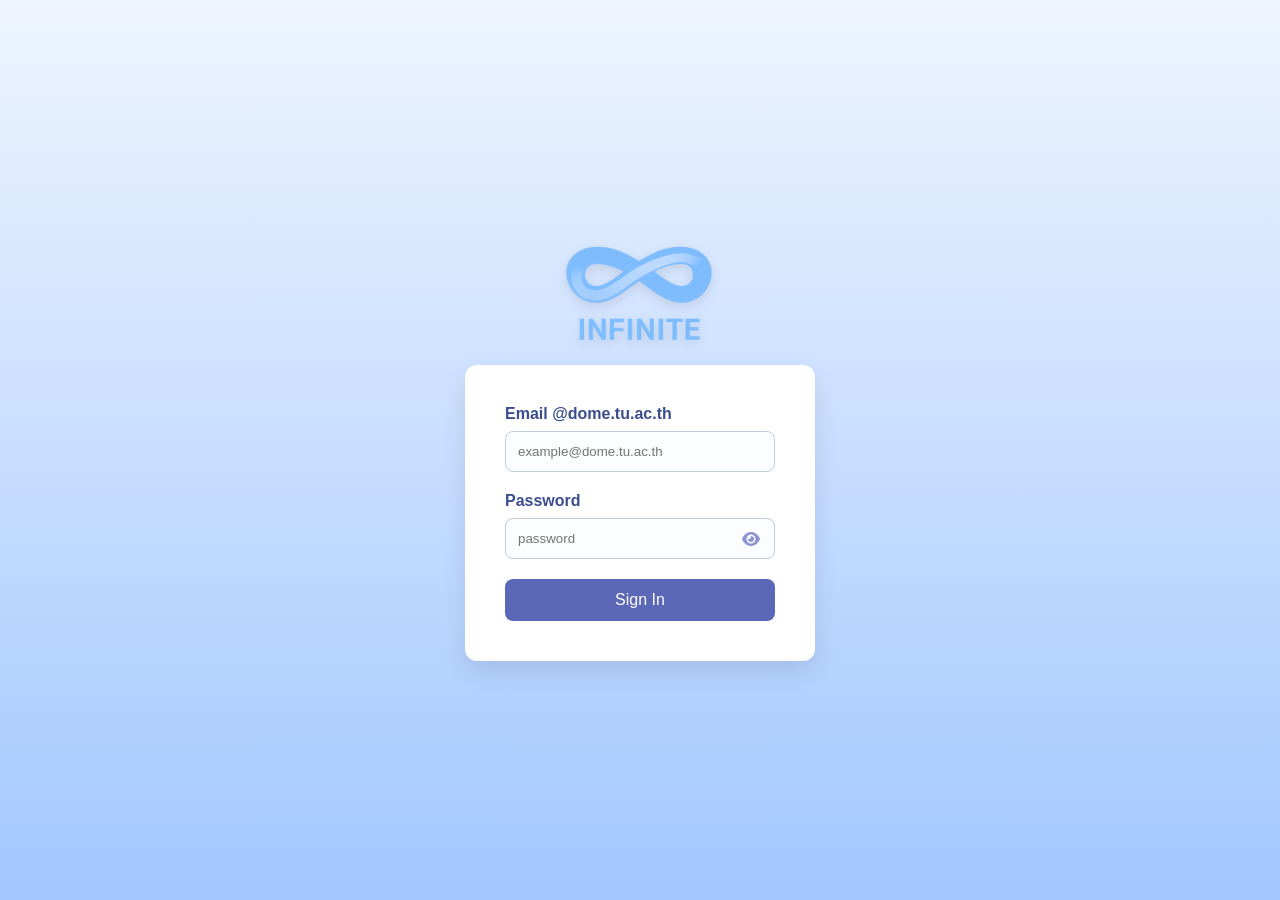
<file: front/index.html>
<!DOCTYPE html>
<html lang="en">

<head>
    <meta charset="UTF-8">
    <meta name="viewport" content="width=device-width, initial-scale=1.0">
    <title>Main</title>
    <link rel="stylesheet" href="style.css">
    <link rel="stylesheet" href="https://cdnjs.cloudflare.com/ajax/libs/font-awesome/6.4.0/css/all.min.css">
</head>

<body>
    <!--=========================Sidebar=====================-->
    <div class="wrapper">
        <aside class="sidebar">
            <div class="sidebar-top">
                <div class="login-container">
                        <img src="pics/InfiniteLoopWhite.png" alt="Logo" class="corner-image">
                </div>
                <nav class="menu">
                    <a href="noti.html" class="menu-item">
                        <i class="fa-solid fa-bell"></i> Notification
                    </a>
                    <a href="index.html" class="menu-item active">
                        <i class="fa-solid fa-house"></i> Home
                    </a>
                </nav>

                <div class="sidebar-bottom">
                    <a href="setting.html" class="menu-item">
                        <i class="fa-solid fa-gear"></i> Setting
                    </a>
                    <a href="#" class="menu-item" onclick="handleLogout()">
                        <i class="fa-solid fa-right-from-bracket"></i> Log out
                    </a>
                </div>
</div>
        </aside>
        <!--===================Calendar========================-->
        <main class="main-content">
            <div class="container">

                <div class="calendar-header">MARCH, 2026</div>

                <div class="calendar-grid" id="calendarGrid">
                    <div class="day-label">SUN</div>
                    <div class="day-label">MON</div>
                    <div class="day-label">TUE</div>
                    <div class="day-label">WED</div>
                    <div class="day-label">THU</div>
                    <div class="day-label">FRI</div>
                    <div class="day-label">SAT</div>
                </div>
                <!--===================Task assignment=====================-->
                <div class="task-section">
                    <h3>Task to do</h3>
                    <div class="task-card">
                        <div class="task-info">
                            <span class="circle"></span> CS222 Algorithm
                        </div>
                        <div class="task-meta">
                            <span>27/03/2026</span>
                            <div class="task-actions">
                                <span class="icon delete-btn" onclick="deleteTask(1)">
                                    <i class="fa-regular fa-trash-can"></i>
                                </span>
                            </div>
                        </div>
                    </div>
                    <div class="task-card">
                        <div class="task-info">
                            <span class="circle"></span> CS271 OS
                        </div>
                        <div class="task-meta">
                            <span>28/03/2026</span>
                            <div class="task-actions">
                                <span class="icon delete-btn" onclick="deleteTask(1)">
                                    <i class="fa-regular fa-trash-can"></i>
                                </span>
                            </div>
                        </div>
                    </div>
                    <button class="completed-btn" id="toggleCompleted">Completed 1 ▲</button>
                    <div id="completedTasksContainer" style="display: none; margin-top: 10px;">
                    </div>
                </div>
            </div>
            <button class="fab">+</button> <!--Add task-->
            <footer class="bottom-bar">Powered by Infinite Loop</footer>
        </main>
    </div>
    <!--================Add task Assignment=====================-->
    <div id="taskModal" class="modal">
    <div class="modal-content">
        <span class="close-btn">&times;</span>
        <h2 id="modalTitle">Add New Task</h2>
        <form id="taskForm">
            <div class="input-group">
                <label>Task Name</label>
                <input type="text" id="taskName" placeholder="e.g. CS222 Algorithm" required>
            </div>
            <div class="input-group">
                <label>Date</label>
                <input type="date" id="taskDate" required>
            </div>
            <div class="input-group">
                <label>Detail</label>
                <textarea id="taskDetail" rows="4" placeholder="Enter task details..."></textarea>
            </div>
            <button type="submit" class="save-btn">Save Task</button>
        </form>
    </div>
</div>
</body>
<script src="script.js"></script>

</html>
</file>
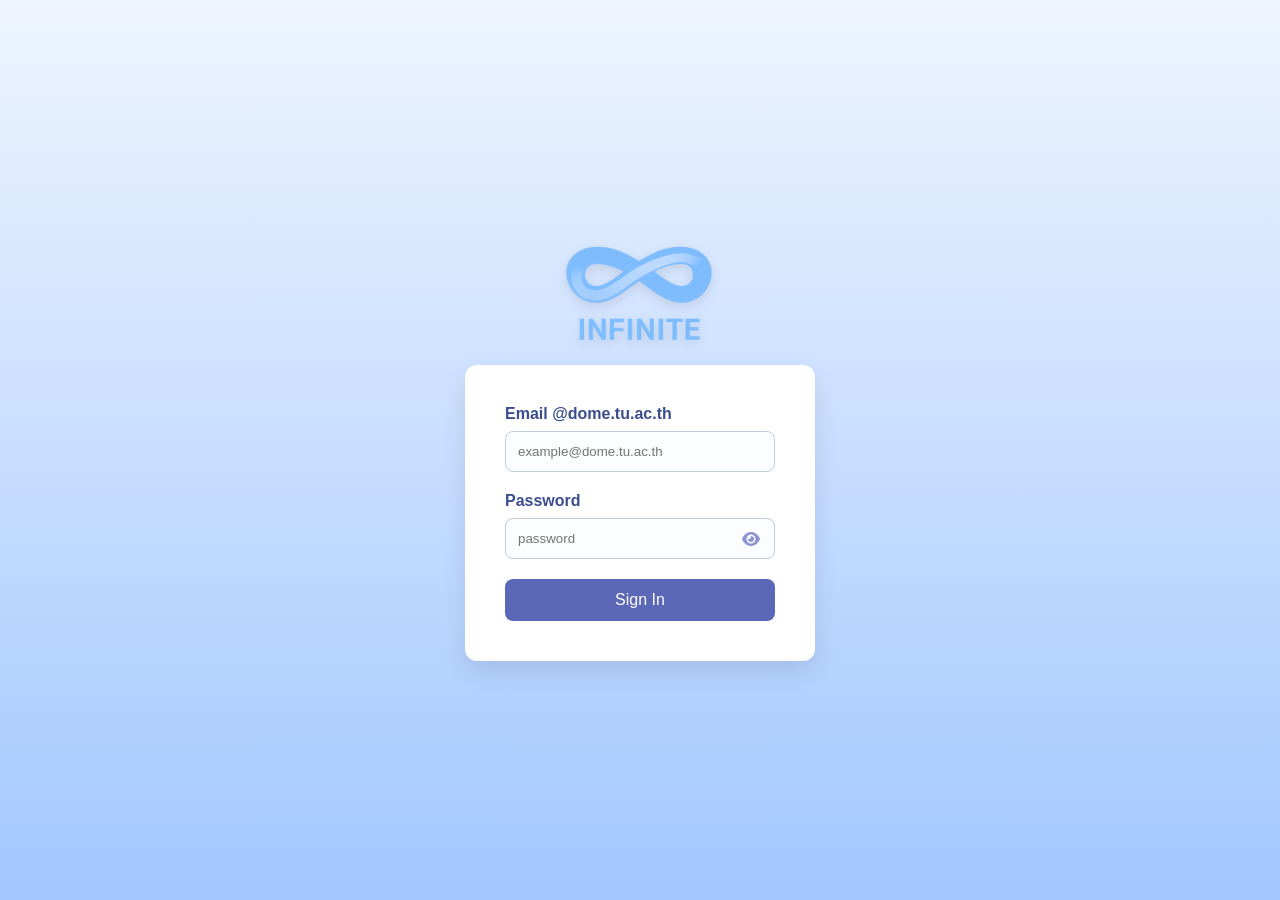
<file: main.html>
<!DOCTYPE html>
<html lang="en">

<head>
    <meta charset="UTF-8">
    <meta name="viewport" content="width=device-width, initial-scale=1.0">
    <title>Main</title>
    <link rel="stylesheet" href="style.css">
    <link rel="stylesheet" href="https://cdnjs.cloudflare.com/ajax/libs/font-awesome/6.4.0/css/all.min.css">
</head>

<body>
    <!--=========================Sidebar=====================-->
    <div class="wrapper">
        <aside class="sidebar">
            <div class="sidebar-top">
                <div class="login-container">
                        <img src="pics/InfiniteLoopWhite.png" alt="Logo" class="corner-image">
                </div>
                <nav class="menu">
                    <a href="noti.html" class="menu-item">
                        <i class="fa-solid fa-bell"></i> Notification
                    </a>
                    <a href="main.html" class="menu-item active">
                        <i class="fa-solid fa-house"></i> Home
                    </a>
                </nav>

                <div class="sidebar-bottom">
                    <a href="setting.html" class="menu-item">
                        <i class="fa-solid fa-gear"></i> Setting
                    </a>
                    <a href="#" class="menu-item" onclick="handleLogout()">
                        <i class="fa-solid fa-right-from-bracket"></i> Log out
                    </a>
                </div>
</div>
        </aside>
        <!--===================Calendar========================-->
        <main class="main-content">
            <div class="container">

                <div class="calendar-header">MARCH, 2026</div>

                <div class="calendar-grid" id="calendarGrid">
                    <div class="day-label">SUN</div>
                    <div class="day-label">MON</div>
                    <div class="day-label">TUE</div>
                    <div class="day-label">WED</div>
                    <div class="day-label">THU</div>
                    <div class="day-label">FRI</div>
                    <div class="day-label">SAT</div>
                </div>
                <!--===================Task assignment=====================-->
                <div class="task-section">
                    <h3>Task to do</h3>
                    <div class="task-card">
                        <div class="task-info">
                            <span class="circle"></span> CS222 Algorithm
                        </div>
                        <div class="task-meta">
                            <span>27/03/2026</span>
                            <div class="task-actions">
                                <span class="icon delete-btn" onclick="deleteTask(1)">
                                    <i class="fa-regular fa-trash-can"></i>
                                </span>
                            </div>
                        </div>
                    </div>
                    <div class="task-card">
                        <div class="task-info">
                            <span class="circle"></span> CS271 OS
                        </div>
                        <div class="task-meta">
                            <span>28/03/2026</span>
                            <div class="task-actions">
                                <span class="icon delete-btn" onclick="deleteTask(1)">
                                    <i class="fa-regular fa-trash-can"></i>
                                </span>
                            </div>
                        </div>
                    </div>
                    <button class="completed-btn" id="toggleCompleted">Completed 1 ▲</button>
                    <div id="completedTasksContainer" style="display: none; margin-top: 10px;">
                    </div>
                </div>
            </div>
            <button class="fab">+</button> <!--Add task-->
            <footer class="bottom-bar">Powered by Infinite Loop</footer>
        </main>
    </div>
    <!--================Add task Assignment=====================-->
    <div id="taskModal" class="modal">
    <div class="modal-content">
        <span class="close-btn">&times;</span>
        <h2 id="modalTitle">Add New Task</h2>
        <form id="taskForm">
            <div class="input-group">
                <label>Task Name</label>
                <input type="text" id="taskName" placeholder="e.g. CS222 Algorithm" required>
            </div>
            <div class="input-group">
                <label>Date</label>
                <input type="date" id="taskDate" required>
            </div>
            <div class="input-group">
                <label>Detail</label>
                <textarea id="taskDetail" rows="4" placeholder="Enter task details..."></textarea>
            </div>
            <button type="submit" class="save-btn">Save Task</button>
        </form>
    </div>
</div>
</body>
<script src="script.js"></script>

</html>
</file>
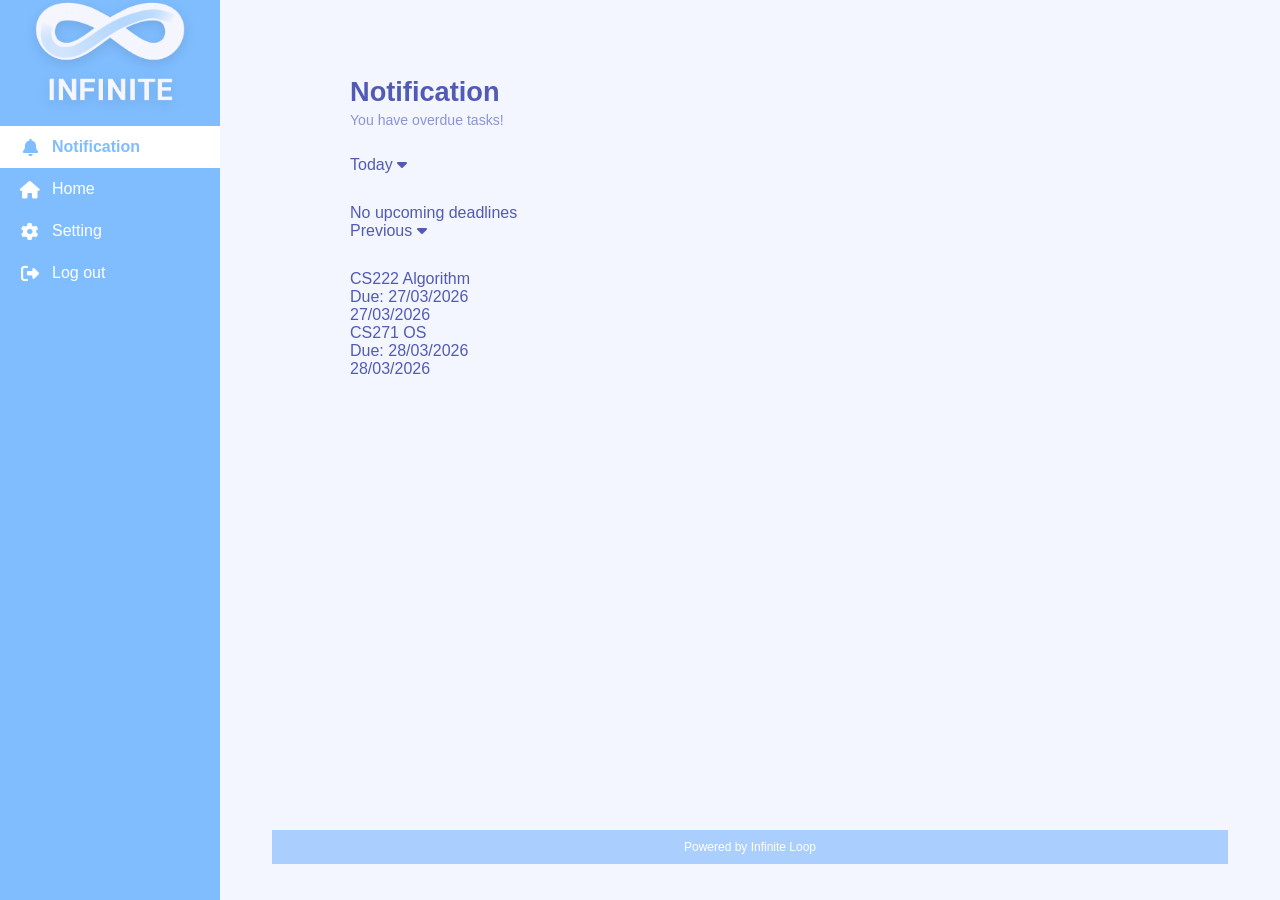
<file: noti.html>
<!DOCTYPE html>
<html lang="en">
<head>
    <meta charset="UTF-8">
    <meta name="viewport" content="width=device-width, initial-scale=1.0">
    <title>Notification</title>
    <link rel="stylesheet" href="style.css">
    <link rel="stylesheet" href="https://cdnjs.cloudflare.com/ajax/libs/font-awesome/6.4.0/css/all.min.css">
    <style>

    </style>
</head>
<body>
    <div class="wrapper">
        <aside class="sidebar">
            <div class="sidebar-top">
                <div class="login-container">
                    <img src="pics/InfiniteLoopWhite.png" alt="Logo" class="corner-image">
                </div>
                <nav class="menu">
                    <a href="noti.html" class="menu-item active">
                        <i class="fa-solid fa-bell"></i> Notification
                    </a>
                    <a href="main.html" class="menu-item">
                        <i class="fa-solid fa-house"></i> Home
                    </a>
                </nav>
                <div class="sidebar-bottom">
                    <a href="setting.html" class="menu-item">
                        <i class="fa-solid fa-gear"></i> Setting
                    </a>
                    <a href="#" class="menu-item" onclick="handleLogout()">
                        <i class="fa-solid fa-right-from-bracket"></i> Log out
                    </a>
                </div>
            </div>
        </aside>

        <main class="main-content">
            <div class="container">
                <div class="card-header">
                    <h1>Notification</h1>
                    <p class="noti-subtitle" id="notiSubtitle"></p>
                </div>

                <!-- TODAY group -->
                <div class="noti-group-label" id="labelToday" onclick="toggleGroup('Today')">
                    Today <i class="fa-solid fa-caret-down"></i>
                </div>
                <div class="task-section" id="groupToday"></div>

                <!-- PREVIOUS group -->
                <div class="noti-group-label" id="labelPrevious" onclick="toggleGroup('Previous')">
                    Previous <i class="fa-solid fa-caret-down"></i>
                </div>
                <div class="task-section" id="groupPrevious"></div>
            </div>

            <footer class="bottom-bar">Powered by Infinite Loop</footer>
        </main>
    </div>

    <div id="toast"></div>

    <script>
        /* =============================================
           HELPERS  (inlined — do NOT load script.js here,
           it calls init/generateCalendar/fab which crash
           outside main.html)
        ============================================= */
        const TOKEN_KEY = 'token';

        function setTheme(mode) {
            document.body.classList.toggle('dark-theme', mode === 'dark');
            localStorage.setItem('infiniteAppTheme', mode);
        }

        function showToast(msg, type = 'success') {
            const t = document.getElementById('toast');
            t.textContent = msg;
            t.className = 'show ' + type;
            clearTimeout(t._tid);
            t._tid = setTimeout(() => { t.className = ''; }, 2800);
        }

        async function handleLogout() {
            if (!confirm('Log out?')) return;
            localStorage.removeItem(TOKEN_KEY);
            window.location.href = 'signup.html';
        }

        /* Apply saved theme immediately (prevents flash) */
        (function () {
            const saved = localStorage.getItem('infiniteAppTheme');
            setTheme(saved || (window.matchMedia('(prefers-color-scheme: dark)').matches ? 'dark' : 'light'));
        })();

        /* =============================================
           COLLAPSE / EXPAND
        ============================================= */
        function toggleGroup(name) {
            const group = document.getElementById('group' + name);
            const label = document.getElementById('label' + name);
            const isHidden = group.style.display === 'none';
            group.style.display = isHidden ? '' : 'none';
            label.classList.toggle('collapsed', !isHidden);
        }

        /* =============================================
           BUILD ONE CARD
        ============================================= */
        function makeNotiCard(task, groupClass) {
            const [y, m, d] = task.date.split('-');
            const displayDate = `${d}/${m}/${y}`;

            let badge = displayDate;
            if (task.diffDays === 0)      badge = 'Today';
            else if (task.diffDays === 1) badge = 'Tomorrow';

            const card = document.createElement('div');
            card.className = `noti-card ${groupClass}`;
            card.innerHTML = `
                <div class="noti-left">
                    <span class="noti-dot"></span>
                    <div>
                        <div class="noti-name">${task.name}</div>
                        <div class="noti-due">Due: ${displayDate}</div>
                    </div>
                </div>
                <span class="noti-date-badge">${badge}</span>
            `;
            return card;
        }

        /* =============================================
           MAIN RENDERER
        ============================================= */
        function renderNotifications() {
            const reminderDays = parseInt(localStorage.getItem('reminderDays') || '3', 10);

            const today = new Date();
            today.setHours(0, 0, 0, 0);

            const todayEl    = document.getElementById('groupToday');
            const previousEl = document.getElementById('groupPrevious');
            const subtitle   = document.getElementById('notiSubtitle');

            /* Read tasks saved by main.html — fallback to empty array */
            let allTasks = [];
            try {
                allTasks = JSON.parse(localStorage.getItem('allTasks') || '[]');
            } catch (_) {}

            const active = allTasks.filter(t => !t.completed);

            const upcoming = [];
            const previous = [];

            active.forEach(task => {
                const due = new Date(task.date);
                due.setHours(0, 0, 0, 0);
                const diffDays = Math.round((due - today) / 86_400_000);

                if (diffDays >= 0 && diffDays <= reminderDays) {
                    upcoming.push({ ...task, diffDays });
                } else if (diffDays < 0) {
                    previous.push({ ...task, diffDays });
                }
            });

            /* Subtitle */
            if (upcoming.length > 0) {
                subtitle.textContent = 'Deadlines coming up!';
            } else if (previous.length > 0) {
                subtitle.textContent = 'You have overdue tasks!';
            } else {
                subtitle.textContent = "You're all caught up.";
            }

            /* Today / upcoming */
            todayEl.innerHTML = '';
            if (upcoming.length === 0) {
                const empty = document.createElement('div');
                empty.className = 'noti-card empty';
                empty.textContent = 'No upcoming deadlines';
                todayEl.appendChild(empty);
            } else {
                upcoming.forEach(t => todayEl.appendChild(makeNotiCard(t, 'today')));
            }

            /* Previous / overdue */
            previousEl.innerHTML = '';
            if (previous.length === 0) {
                const empty = document.createElement('div');
                empty.className = 'noti-card previous empty';
                empty.textContent = 'No overdue tasks';
                previousEl.appendChild(empty);
            } else {
                previous.forEach(t => previousEl.appendChild(makeNotiCard(t, 'previous')));
            }
        }

        document.addEventListener('DOMContentLoaded', renderNotifications);
    </script>
</body>
</html>
</file>
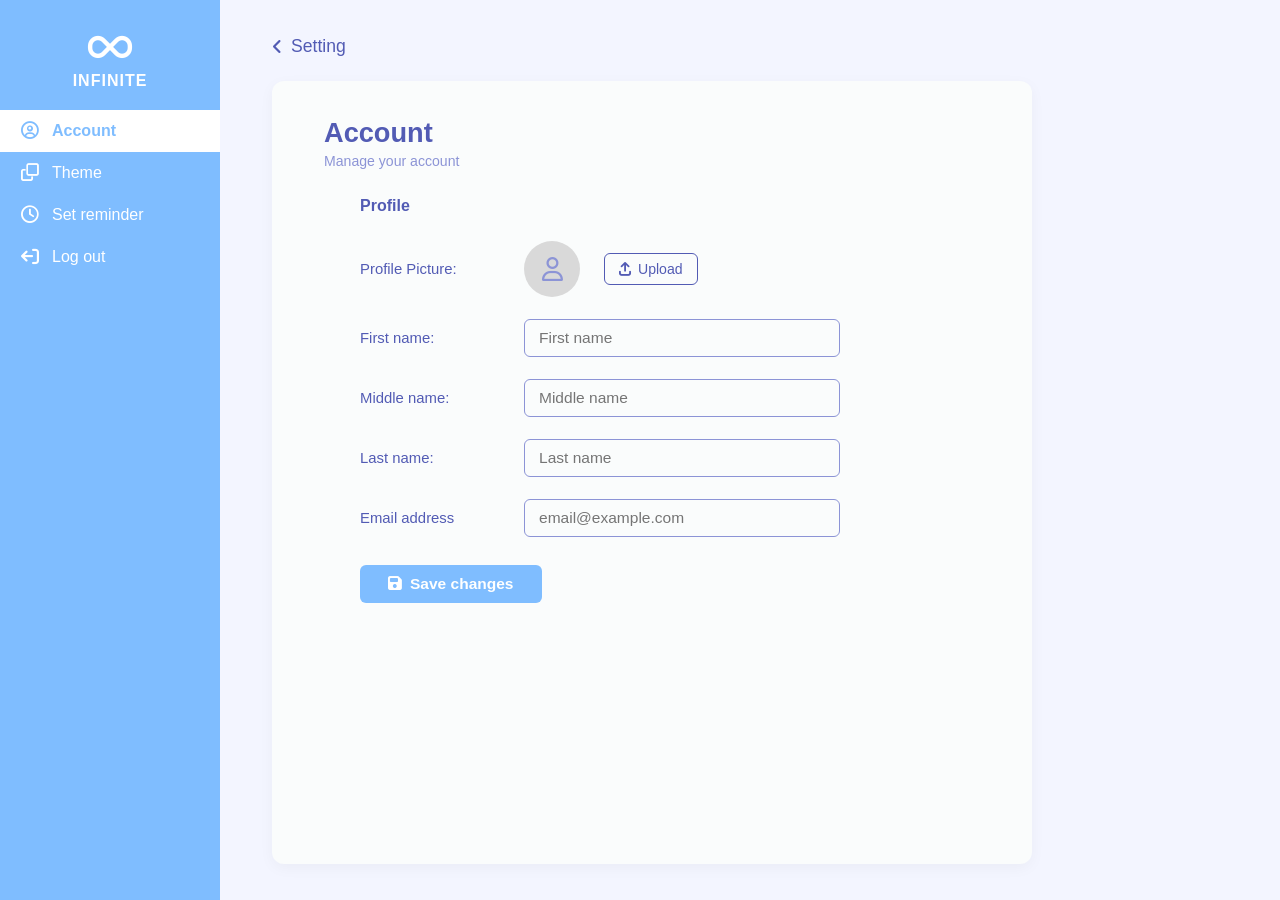
<file: setting.html>
<!DOCTYPE html>
<html lang="en">
<head>
    <meta charset="UTF-8">
    <meta name="viewport" content="width=device-width, initial-scale=1.0">
    <title>Setting</title>
    <link rel="stylesheet" href="https://cdnjs.cloudflare.com/ajax/libs/font-awesome/6.4.0/css/all.min.css">
    <link rel="stylesheet" href="style.css">
</head>
<body>

 <!-- ── SIDEBAR ── -->   
<nav class="sidebar">
    <div>
        <div class="logo-container">
            <div class="logo-icon"><i class="fa-solid fa-infinity"></i></div>
            <div>INFINITE</div>
        </div>
        <ul class="menu">
            <li id="nav-account" class="menu-item active" onclick="switchTab('account')">
                <i class="fa-regular fa-circle-user"></i> Account
            </li>
            <li id="nav-theme" class="menu-item" onclick="switchTab('theme')">
                <i class="fa-regular fa-clone"></i> Theme
            </li>
            <li id="nav-reminder" class="menu-item" onclick="switchTab('reminder')">
                <i class="fa-regular fa-clock"></i> Set reminder
            </li>
        </ul>
    </div>
    <div class="sidebar-bottom">
        <ul class="menu">
            <li id="logout-btn" class="menu-item" onclick="handleLogout()">
                <i class="fa-solid fa-arrow-right-from-bracket" style="transform:scaleX(-1)"></i>
                Log out
            </li>
        </ul>
    </div>
</nav>
 <!-- ── MAIN CONTENT ── -->
<main class="main-content">

    <div class="back-link" onclick="GoToHome()">
        <i class="fa-solid fa-angle-left"></i> Setting
    </div>

    <!-- ACCOUNT CARD -->
    <div id="content-account" class="settings-card active">
        <div class="card-header">
            <h1>Account</h1>
            <p>Manage your account</p>
        </div>
        <h2 class="section-title">Profile</h2>
        <div class="form-grid">
            <div class="form-label">Profile Picture:</div>
            <div class="avatar-row">
                <div class="avatar-circle" id="avatar-preview">
                    <i class="fa-regular fa-user" style="font-size:1.5rem;color:var(--sub-text)"></i>
                </div>
                <button class="btn-upload" onclick="document.getElementById('avatar-input').click()">
                    <i class="fa-solid fa-arrow-up-from-bracket"></i> Upload
                </button>
                <input type="file" id="avatar-input" accept="image/*" style="display:none" onchange="previewAvatar(event)">
            </div>

            <div class="form-label">First name:</div>
            <input type="text" id="input-firstname" class="form-input" placeholder="First name">

            <div class="form-label">Middle name:</div>
            <input type="text" id="input-middlename" class="form-input" placeholder="Middle name">

            <div class="form-label">Last name:</div>
            <input type="text" id="input-lastname" class="form-input" placeholder="Last name">

            <div class="form-label">Email address</div>
            <input type="email" id="input-email" class="form-input" placeholder="email@example.com">
        </div>

        <button class="btn-save" id="save-btn" onclick="saveAccount()">
            <i class="fa-solid fa-floppy-disk"></i> Save changes
        </button>
    </div>

    <!-- THEME CARD -->
    <div id="content-theme" class="settings-card">
        <div class="card-header">
            <h1>Theme</h1>
            <p>Change how your app looks</p>
        </div>
        <div class="theme-section">
            <div class="theme-status" id="theme-status-text">Light</div>
            <div class="theme-swatches">
                <div class="swatch light active" id="sw-light" onclick="setTheme('light')" title="Light Theme"></div>
                <div class="swatch dark"         id="sw-dark"  onclick="setTheme('dark')"  title="Dark Theme"></div>
            </div>
        </div>
    </div>

    <!-- REMINDER CARD -->
    <div id="content-reminder" class="settings-card">
        <div class="card-header">
            <h1>Set reminder</h1>
            <p>Change how we should remind you</p>
        </div>
        <div class="reminder-section">
            <label>Remind me</label>
            <input type="number" id="reminder-days" class="reminder-input" min="1" max="365" value="3">
            <label>days before the deadline.</label>
        </div>
        <button class="btn-save" onclick="saveReminder()" style="margin-top:28px">
            <i class="fa-solid fa-floppy-disk"></i> Save
        </button>
    </div>

</main>

<!-- TOAST -->
<div id="toast"></div>

<script src="script.js"></script>
    <script>
(function initTheme() {
    const savedTheme = localStorage.getItem('infiniteAppTheme');
    if (savedTheme) {
        setTheme(savedTheme);
    } else {
        // Optional: Check system preference
        const prefersDark = window.matchMedia('(prefers-color-scheme: dark)').matches;
        setTheme(prefersDark ? 'dark' : 'light');
    }
})();
    </script>
</body>
</html>
</file>
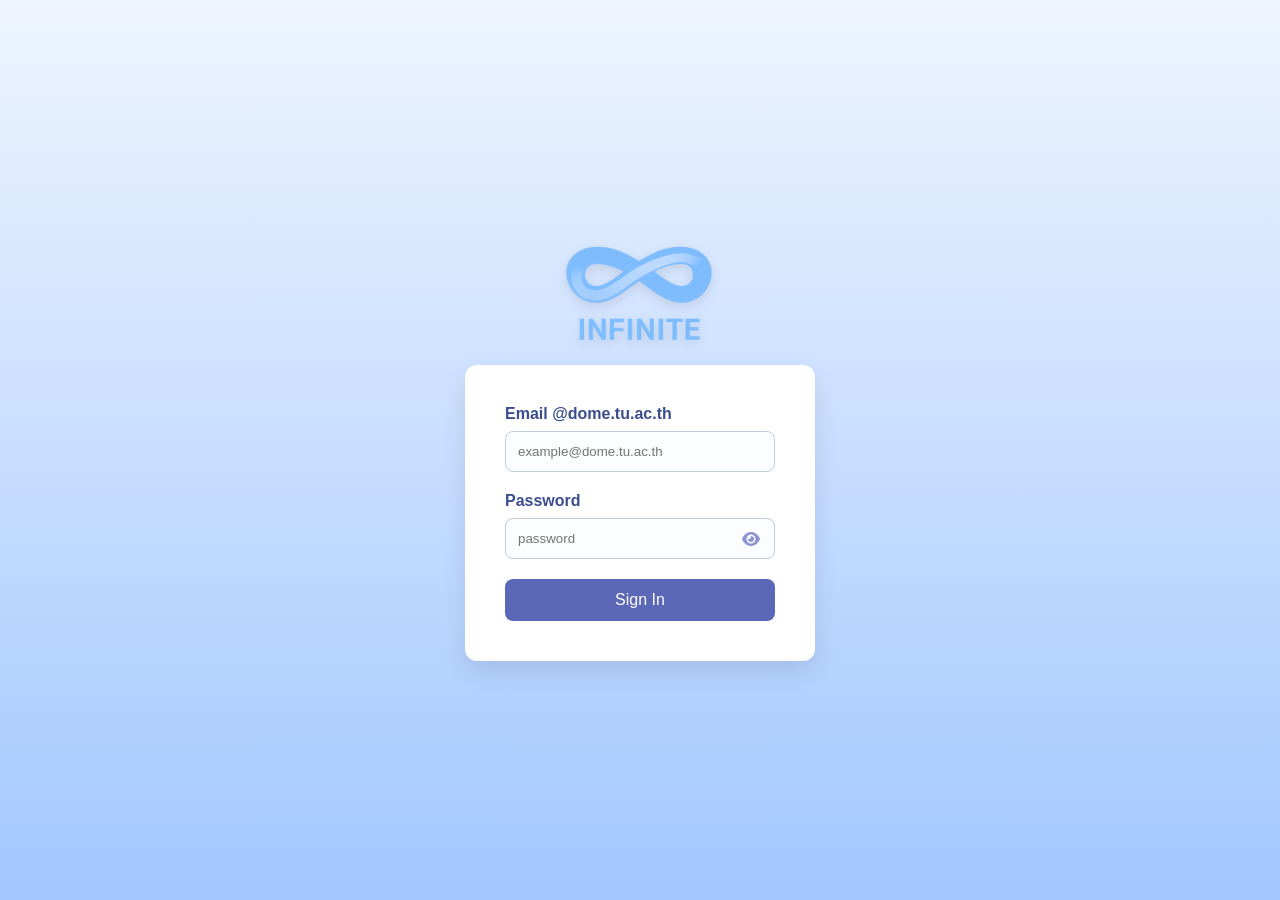
<file: signup.html>
<!DOCTYPE html>
<html lang="en">
<head>
    <meta charset="UTF-8">
    <meta name="viewport" content="width=device-width, initial-scale=1.0">
    <title>Sign In</title>
    <link rel="stylesheet" href="style.css">
    <link rel="stylesheet" href="https://cdnjs.cloudflare.com/ajax/libs/font-awesome/6.4.0/css/all.min.css">
</head>
<body class="sign-in-page">
<div class="login-container">
        <img src="pics/InfiniteLoopBlue.png" alt="Logo" class="corner-image">
</div>

    <div class="login-card">
        <div class="input-group">
            <label>Email @dome.tu.ac.th</label>
            <input type="email" id="loginEmail" placeholder="example@dome.tu.ac.th">
        </div>
            <div class="input-group">
            <label>Password</label>
            <div class="password-wrapper">
              <input type="password" id="loginPassword" placeholder="password">
              <i class="fa-solid fa-eye" id="togglePassword"></i>
            </div>
          </div>
            <button type="button" id="signInBtn" class="sign-in-btn">Sign In</button>
          </div>
      </div>

<div id="toast"></div>
</body>
<script src="script.js"></script>
</html>
</file>
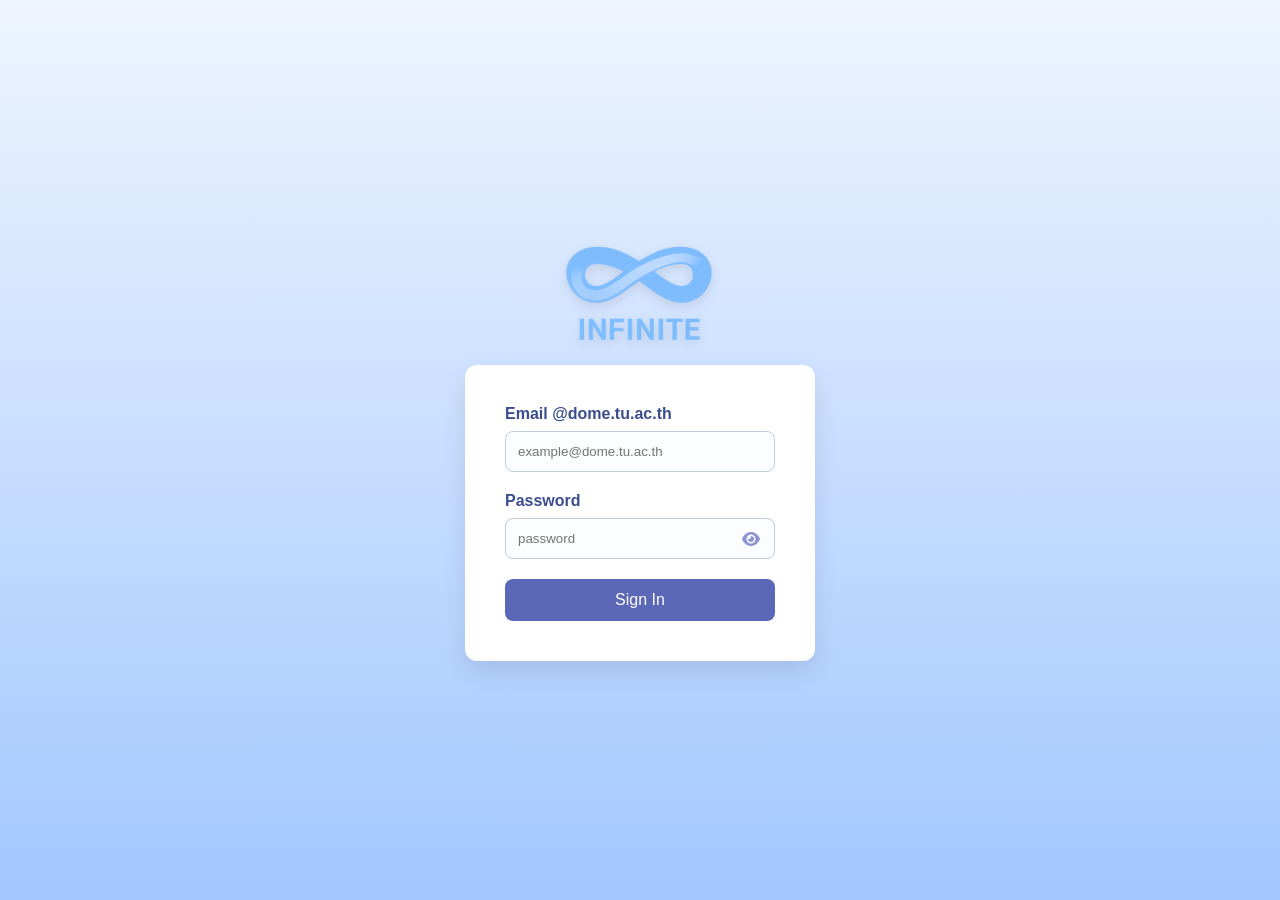
<file: front/main.html>
<!DOCTYPE html>
<html lang="en">

<head>
    <meta charset="UTF-8">
    <meta name="viewport" content="width=device-width, initial-scale=1.0">
    <title>Main</title>
    <link rel="stylesheet" href="style.css">
    <link rel="stylesheet" href="https://cdnjs.cloudflare.com/ajax/libs/font-awesome/6.4.0/css/all.min.css">
</head>

<body>
    <!--=========================Sidebar=====================-->
    <div class="wrapper">
        <aside class="sidebar">
            <div class="sidebar-top">
                <div class="login-container">
                        <img src="pics/InfiniteLoopWhite.png" alt="Logo" class="corner-image">
                </div>
                <nav class="menu">
                    <a href="noti.html" class="menu-item">
                        <i class="fa-solid fa-bell"></i> Notification
                    </a>
                    <a href="main.html" class="menu-item active">
                        <i class="fa-solid fa-house"></i> Home
                    </a>
                </nav>

                <div class="sidebar-bottom">
                    <a href="setting.html" class="menu-item">
                        <i class="fa-solid fa-gear"></i> Setting
                    </a>
                    <a href="#" class="menu-item" onclick="handleLogout()">
                        <i class="fa-solid fa-right-from-bracket"></i> Log out
                    </a>
                </div>
</div>
        </aside>
        <!--===================Calendar========================-->
        <main class="main-content">
            <div class="container">

                <div class="calendar-header">MARCH, 2026</div>

                <div class="calendar-grid" id="calendarGrid">
                    <div class="day-label">SUN</div>
                    <div class="day-label">MON</div>
                    <div class="day-label">TUE</div>
                    <div class="day-label">WED</div>
                    <div class="day-label">THU</div>
                    <div class="day-label">FRI</div>
                    <div class="day-label">SAT</div>
                </div>
                <!--===================Task assignment=====================-->
                <div class="task-section">
                    <h3>Task to do</h3>
                    <div class="task-card">
                        <div class="task-info">
                            <span class="circle"></span> CS222 Algorithm
                        </div>
                        <div class="task-meta">
                            <span>27/03/2026</span>
                            <div class="task-actions">
                                <span class="icon delete-btn" onclick="deleteTask(1)">
                                    <i class="fa-regular fa-trash-can"></i>
                                </span>
                            </div>
                        </div>
                    </div>
                    <div class="task-card">
                        <div class="task-info">
                            <span class="circle"></span> CS271 OS
                        </div>
                        <div class="task-meta">
                            <span>28/03/2026</span>
                            <div class="task-actions">
                                <span class="icon delete-btn" onclick="deleteTask(1)">
                                    <i class="fa-regular fa-trash-can"></i>
                                </span>
                            </div>
                        </div>
                    </div>
                    <button class="completed-btn" id="toggleCompleted">Completed 1 ▲</button>
                    <div id="completedTasksContainer" style="display: none; margin-top: 10px;">
                    </div>
                </div>
            </div>
            <button class="fab">+</button> <!--Add task-->
            <footer class="bottom-bar">Powered by Infinite Loop</footer>
        </main>
    </div>
    <!--================Add task Assignment=====================-->
    <div id="taskModal" class="modal">
    <div class="modal-content">
        <span class="close-btn">&times;</span>
        <h2 id="modalTitle">Add New Task</h2>
        <form id="taskForm">
            <div class="input-group">
                <label>Task Name</label>
                <input type="text" id="taskName" placeholder="e.g. CS222 Algorithm" required>
            </div>
            <div class="input-group">
                <label>Date</label>
                <input type="date" id="taskDate" required>
            </div>
            <div class="input-group">
                <label>Detail</label>
                <textarea id="taskDetail" rows="4" placeholder="Enter task details..."></textarea>
            </div>
            <button type="submit" class="save-btn">Save Task</button>
        </form>
    </div>
</div>
</body>
<script src="script.js"></script>

</html>
</file>
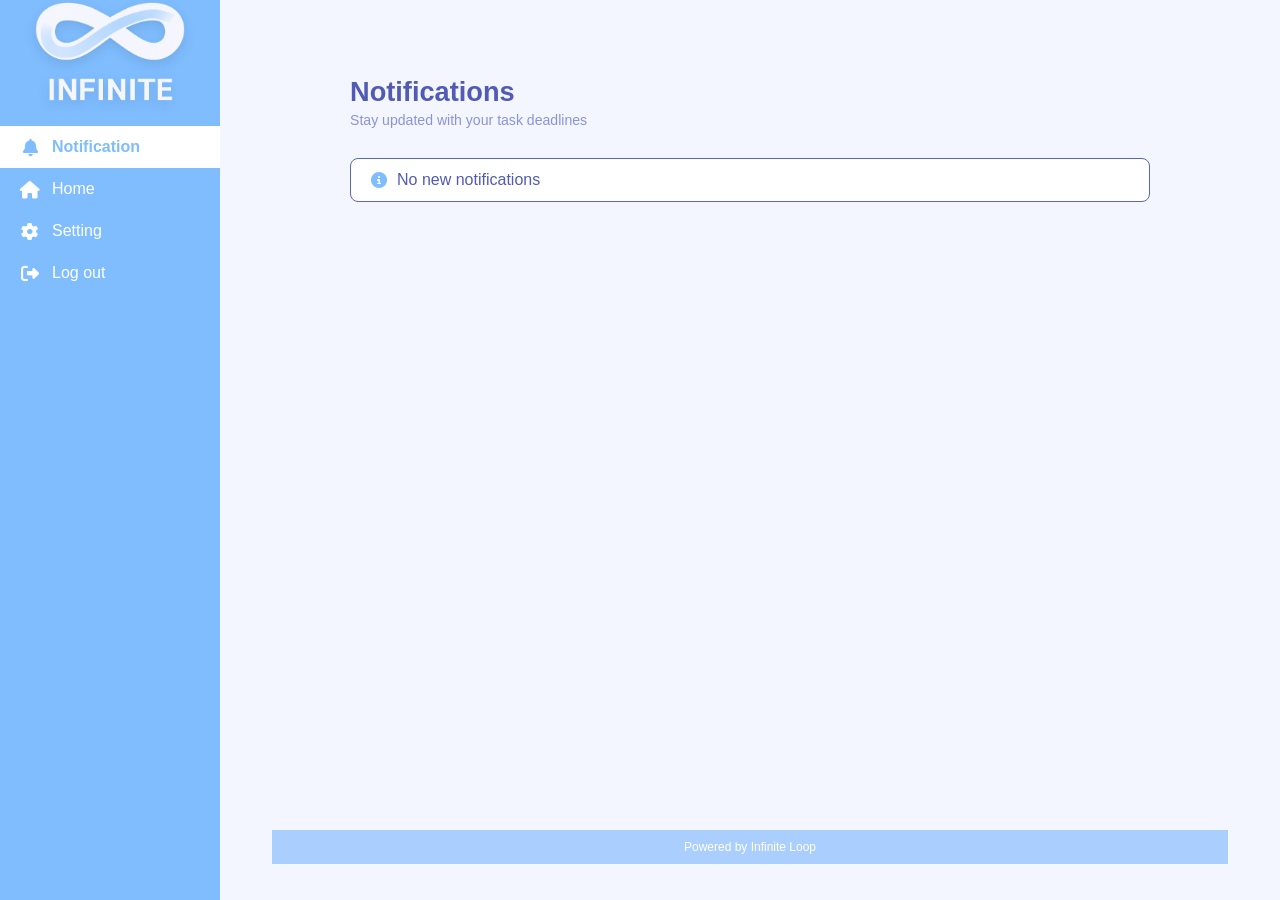
<file: front/noti.html>
<!DOCTYPE html>
<html lang="en">
<head>
    <meta charset="UTF-8">
    <meta name="viewport" content="width=device-width, initial-scale=1.0">
    <title>Notification</title>
    <link rel="stylesheet" href="style.css">
    <link rel="stylesheet" href="https://cdnjs.cloudflare.com/ajax/libs/font-awesome/6.4.0/css/all.min.css">
</head>
<body>
    <div class="wrapper">
        <aside class="sidebar">
            <div class="sidebar-top">
                <div class="login-container">
                    <img src="pics/InfiniteLoopWhite.png" alt="Logo" class="corner-image">
                </div>
                <nav class="menu">
                    <a href="noti.html" class="menu-item active">
                        <i class="fa-solid fa-bell"></i> Notification
                    </a>
                    <a href="index.html" class="menu-item">
                        <i class="fa-solid fa-house"></i> Home
                    </a>
                </nav>

                <div class="sidebar-bottom">
                    <a href="setting.html" class="menu-item">
                        <i class="fa-solid fa-gear"></i> Setting
                    </a>
                    <a href="#" class="menu-item" onclick="handleLogout()">
                        <i class="fa-solid fa-right-from-bracket"></i> Log out
                    </a>
                </div>
            </div>
        </aside>

        <main class="main-content">
            <div class="container">
                <div class="card-header">
                    <h1>Notifications</h1>
                    <p>Stay updated with your task deadlines</p>
                </div>

                <div class="task-section" id="notificationList">
                    <div class="task-card">
                        <div class="task-info">
                            <i class="fa-solid fa-circle-info" style="color: var(--sidebar-bg);"></i>
                            <span>No new notifications</span>
                        </div>
                    </div>
                </div>
            </div>
            <footer class="bottom-bar">Powered by Infinite Loop</footer>
        </main>
    </div>

    <div id="toast"></div>

    <script src="script.js"></script>
    <script>
(function initTheme() {
    const savedTheme = localStorage.getItem('infiniteAppTheme');
    if (savedTheme) {
        setTheme(savedTheme);
    } else {
        // Optional: Check system preference
        const prefersDark = window.matchMedia('(prefers-color-scheme: dark)').matches;
        setTheme(prefersDark ? 'dark' : 'light');
    }
})();
    </script>
</body>
</html>
</file>
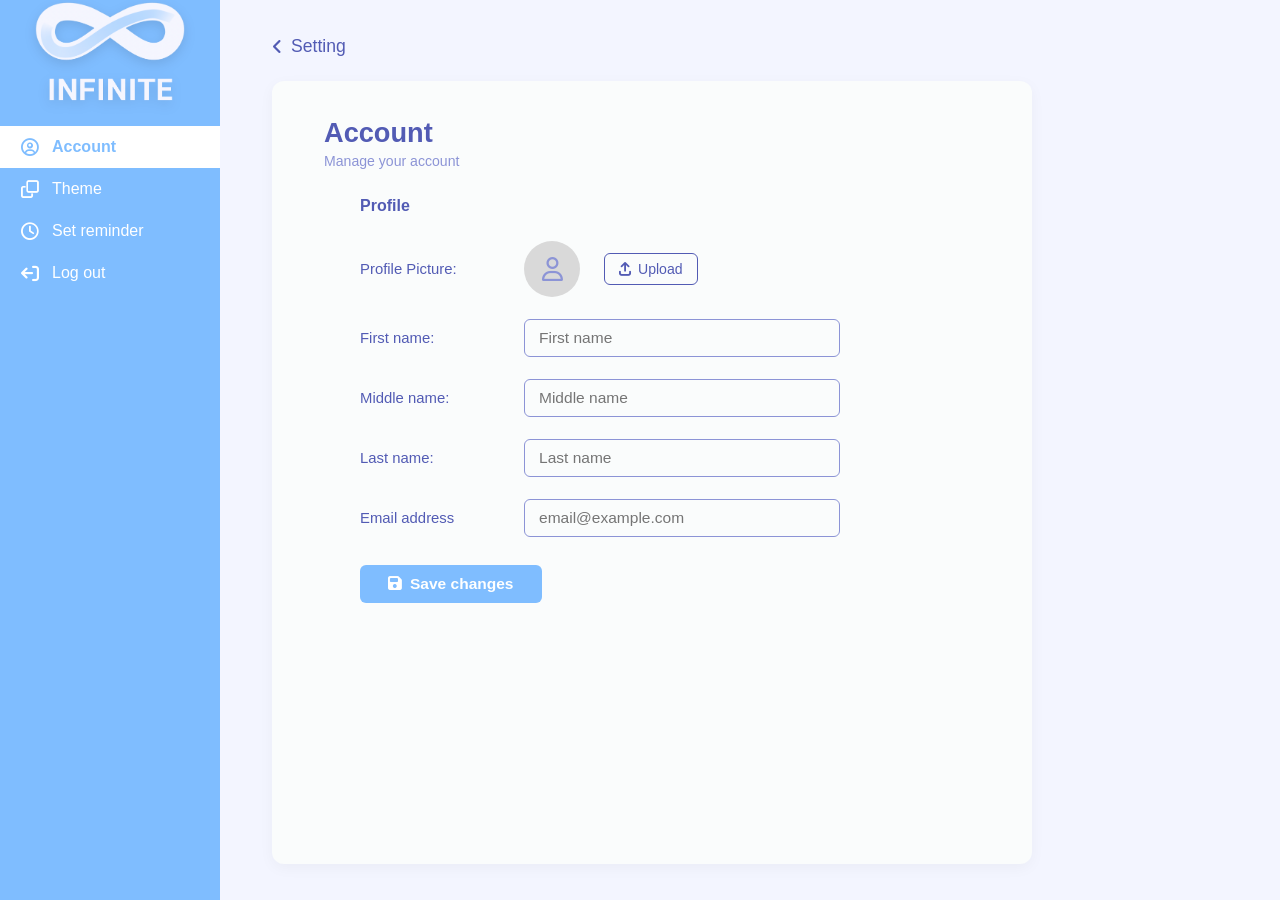
<file: front/setting.html>
<!DOCTYPE html>
<html lang="en">
<head>
    <meta charset="UTF-8">
    <meta name="viewport" content="width=device-width, initial-scale=1.0">
    <title>Setting</title>
    <link rel="stylesheet" href="https://cdnjs.cloudflare.com/ajax/libs/font-awesome/6.4.0/css/all.min.css">
    <link rel="stylesheet" href="style.css">
</head>
<body>

 <!-- ── SIDEBAR ── -->   
<nav class="sidebar">
    <div>
        <div class="login-container">
            <img src="pics/InfiniteLoopWhite.png" alt="Logo" class="corner-image">
        </div>
        <ul class="menu">
            <li id="nav-account" class="menu-item active" onclick="switchTab('account')">
                <i class="fa-regular fa-circle-user"></i> Account
            </li>
            <li id="nav-theme" class="menu-item" onclick="switchTab('theme')">
                <i class="fa-regular fa-clone"></i> Theme
            </li>
            <li id="nav-reminder" class="menu-item" onclick="switchTab('reminder')">
                <i class="fa-regular fa-clock"></i> Set reminder
            </li>
        </ul>
    </div>
    <div class="sidebar-bottom">
        <ul class="menu">
            <li id="logout-btn" class="menu-item" onclick="handleLogout()">
                <i class="fa-solid fa-arrow-right-from-bracket" style="transform:scaleX(-1)"></i>
                Log out
            </li>
        </ul>
    </div>
</nav>
 <!-- ── MAIN CONTENT ── -->
<main class="main-content">

    <div class="back-link" onclick="GoToHome()">
        <i class="fa-solid fa-angle-left"></i> Setting
    </div>

    <!-- ACCOUNT CARD -->
    <div id="content-account" class="settings-card active">
        <div class="card-header">
            <h1>Account</h1>
            <p>Manage your account</p>
        </div>
        <h2 class="section-title">Profile</h2>
        <div class="form-grid">
            <div class="form-label">Profile Picture:</div>
            <div class="avatar-row">
                <div class="avatar-circle" id="avatar-preview">
                    <i class="fa-regular fa-user" style="font-size:1.5rem;color:var(--sub-text)"></i>
                </div>
                <button class="btn-upload" onclick="document.getElementById('avatar-input').click()">
                    <i class="fa-solid fa-arrow-up-from-bracket"></i> Upload
                </button>
                <input type="file" id="avatar-input" accept="image/*" style="display:none" onchange="previewAvatar(event)">
            </div>

            <div class="form-label">First name:</div>
            <input type="text" id="input-firstname" class="form-input" placeholder="First name">

            <div class="form-label">Middle name:</div>
            <input type="text" id="input-middlename" class="form-input" placeholder="Middle name">

            <div class="form-label">Last name:</div>
            <input type="text" id="input-lastname" class="form-input" placeholder="Last name">

            <div class="form-label">Email address</div>
            <input type="email" id="input-email" class="form-input" placeholder="email@example.com">
        </div>

        <button class="btn-save" id="save-btn" onclick="saveAccount()">
            <i class="fa-solid fa-floppy-disk"></i> Save changes
        </button>
    </div>

    <!-- THEME CARD -->
    <div id="content-theme" class="settings-card">
        <div class="card-header">
            <h1>Theme</h1>
            <p>Change how your app looks</p>
        </div>
        <div class="theme-section">
            <div class="theme-status" id="theme-status-text">Light</div>
            <div class="theme-swatches">
                <div class="swatch light active" id="sw-light" onclick="setTheme('light')" title="Light Theme"></div>
                <div class="swatch dark"         id="sw-dark"  onclick="setTheme('dark')"  title="Dark Theme"></div>
            </div>
        </div>
    </div>

    <!-- REMINDER CARD -->
    <div id="content-reminder" class="settings-card">
        <div class="card-header">
            <h1>Set reminder</h1>
            <p>Change how we should remind you</p>
        </div>
        <div class="reminder-section">
            <label>Remind me</label>
            <input type="number" id="reminder-days" class="reminder-input" min="1" max="365" value="3">
            <label>days before the deadline.</label>
        </div>
        <button class="btn-save" onclick="saveReminder()" style="margin-top:28px">
            <i class="fa-solid fa-floppy-disk"></i> Save
        </button>
    </div>

</main>

<!-- TOAST -->
<div id="toast"></div>

<script src="script.js"></script>
    <script>
(function initTheme() {
    const savedTheme = localStorage.getItem('infiniteAppTheme');
    if (savedTheme) {
        setTheme(savedTheme);
    } else {
        // Optional: Check system preference
        const prefersDark = window.matchMedia('(prefers-color-scheme: dark)').matches;
        setTheme(prefersDark ? 'dark' : 'light');
    }
})();
    </script>
</body>
</html>
</file>
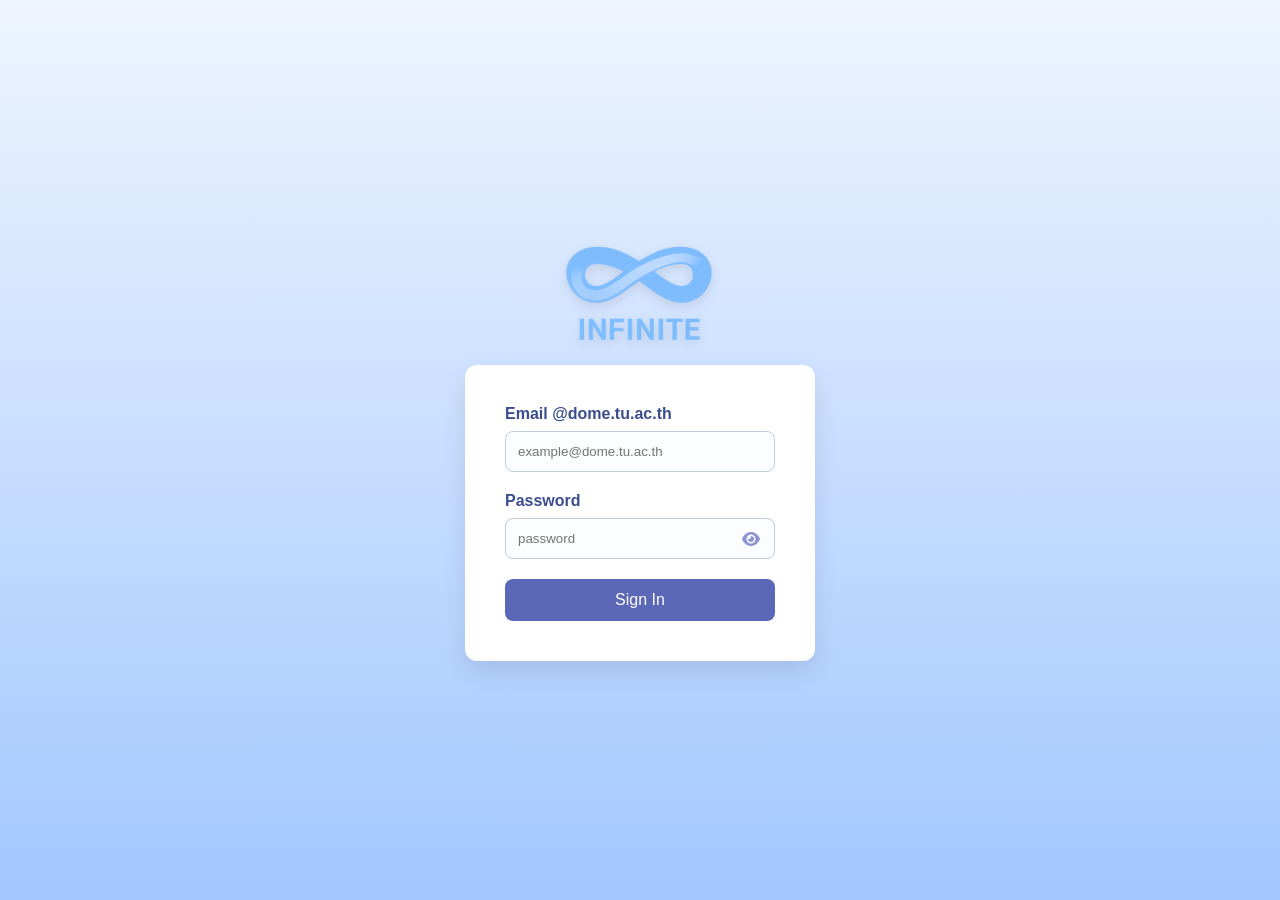
<file: front/signup.html>
<!DOCTYPE html>
<html lang="en">
<head>
    <meta charset="UTF-8">
    <meta name="viewport" content="width=device-width, initial-scale=1.0">
    <title>Sign In</title>
    <link rel="stylesheet" href="style.css">
    <link rel="stylesheet" href="https://cdnjs.cloudflare.com/ajax/libs/font-awesome/6.4.0/css/all.min.css">
</head>
<body class="sign-in-page">
<div class="login-container">
        <img src="pics/InfiniteLoopBlue.png" alt="Logo" class="corner-image">
</div>

    <div class="login-card">
        <div class="input-group">
            <label>Email @dome.tu.ac.th</label>
            <input type="email" id="loginEmail" placeholder="example@dome.tu.ac.th">
        </div>
            <div class="input-group">
            <label>Password</label>
            <div class="password-wrapper">
              <input type="password" id="loginPassword" placeholder="password">
              <i class="fa-solid fa-eye" id="togglePassword"></i>
            </div>
          </div>
            <button type="button" id="signInBtn" class="sign-in-btn">Sign In</button>
          </div>
      </div>

<div id="toast"></div>
</body>
<script src="script.js"></script>
</html>
</file>
<file: front/style.css>
/* =============================================
   DESIGN TOKENS — แก้ค่าที่นี่ที่เดียวพอ
============================================= */
:root {
    --notification-red: #F65C5C;
    --main-text:        #525BB4;
    --sub-text:         #8c94d6;
    --sidebar-bg:       #7FBDFF;
    --bg-color:         #F3F5FF;
    --card-bg:          #FAFCFC;
    --white:            #FFFFFF;
    --sidebar-active-bg:   #FFFFFF;
    --sidebar-active-text: #7FBDFF;
    --input-border:     #8c94d6;
    --gray-avatar:      #D9D9D9;

    /* Sign in / General */
    --login-bg-start:   #eef5ff;
    --login-bg-end:     #a2c7ff;
    --login-card-bg:    #FFFFFF;
    --login-label-color:#3b4d8d;
    --input-bg:         #fcfdfe;
    --input-border-color: #c0ccda;
    --btn-primary:      #5b67b7;
    --btn-primary-hover:#4a54a3;

    /* Calendar */
    --calendar-bg:      #FFFFFF;
    --calendar-border:  #999999;
    --calendar-text:    #4a54a3;
    --cell-hover-bg:    #7FBDFF;
    --highlight-bg:     #5b67b7;

    /* Task */
    --task-card-bg:     #FFFFFF;
    --task-border:      #5b67b7;
    --task-meta-color:  #666666;
    --task-completed-bg:#f9f9f9;
    --task-completed-border: #cccccc;
    --task-completed-color:  #888888;

    /* Modal */
    --modal-bg:         #FFFFFF;

    /* Bottom bar */
    --bottom-bar-bg:    #aacfff;
}

body.dark-theme {
    --main-text:        #FFFFFF;
    --sub-text:         #A0A0A0;
    --bg-color:         #2D2D2D;
    --card-bg:          #1E1E1E;
    --sidebar-bg:       #121212;
    --sidebar-active-bg:   #1E1E1E;
    --sidebar-active-text: #FFFFFF;
    --input-border:     #555555;
    --gray-avatar:      #444444;

    /* Sign in / General */
    --login-bg-start:   #1a1a2e;
    --login-bg-end:     #16213e;
    --login-card-bg:    #1E1E1E;
    --login-label-color:#A0A0A0;
    --input-bg:         #2D2D2D;
    --input-border-color: #555555;
    --btn-primary:      #7FBDFF;
    --btn-primary-hover:#5ca8f5;

    /* Calendar */
    --calendar-bg:      #1E1E1E;
    --calendar-border:  #444444;
    --calendar-text:    #A0A0A0;
    --cell-hover-bg:    #3a3a5c;
    --highlight-bg:     #525BB4;

    /* Task */
    --task-card-bg:     #1E1E1E;
    --task-border:      #525BB4;
    --task-meta-color:  #A0A0A0;
    --task-completed-bg:#252525;
    --task-completed-border: #444444;
    --task-completed-color:  #666666;

    /* Modal */
    --modal-bg:         #1E1E1E;

    /* Bottom bar */
    --bottom-bar-bg:    #2a3a55;
}

/* =============================================
   RESET & BASE
============================================= */
* { margin: 0; padding: 0; box-sizing: border-box;
        font-family: sans-serif;
    /*font-family: 'Segoe UI', Tahoma, Geneva, Verdana, sans-serif;*/ }

body {
    display: flex;
    height: 100vh;
    background-color: var(--bg-color);
    color: var(--main-text);
    overflow: hidden;
    transition: background-color .3s, color .3s;
}

/*==========Sign in=================*/
body.sign-in-page {
    margin: 0;
    height: 100vh;
    display: flex;
    justify-content: center;
    align-items: center;
    font-family: 'Segoe UI', Tahoma, Geneva, Verdana, sans-serif;
    background: linear-gradient(180deg, var(--login-bg-start) 0%, var(--login-bg-end) 100%);
    transition: background .3s;
}

.logo-section {
    text-align: center;
    color: var(--btn-primary);
    margin-bottom: 20px;
    transition: color .3s;
}

.infinity-icon {
    font-size: 80px;
    line-height: 1;
}

.login-card {
    background: var(--login-card-bg);
    padding: 40px;
    border-radius: 12px;
    box-shadow: 0 10px 25px rgba(0, 0, 0, 0.1);
    width: 350px;
    transition: background-color .3s;
}

.input-group {
    margin-bottom: 20px;
}

.input-group label {
    display: block;
    color: var(--login-label-color);
    font-weight: bold;
    margin-bottom: 8px;
    transition: color .3s;
}

.input-group input {
    width: 100%;
    padding: 12px;
    border: 1px solid var(--input-border-color);
    border-radius: 8px;
    box-sizing: border-box;
    background-color: var(--input-bg);
    color: var(--main-text);
    transition: background-color .3s, border-color .3s, color .3s;
}

.sign-in-btn {
    width: 100%;
    padding: 12px;
    background-color: var(--btn-primary);
    color: white;
    border: none;
    border-radius: 8px;
    font-size: 16px;
    cursor: pointer;
    transition: background .3s;
}

.sign-in-btn:hover {
    background-color: var(--btn-primary-hover);
}

* {
    box-sizing: border-box;
    font-family: sans-serif;
}

body,
html {
    margin: 0;
    height: 100%;
    /*overflow: hidden;*/
}

/* style.css */
.password-wrapper {
    position: relative;
    width: 100%;
}

.password-wrapper input {
    padding-right: 45px; /* กันไม่ให้ตัวหนังสือทับไอคอน */
}

.password-wrapper i {
    position: absolute;
    right: 15px;
    top: 50%;
    transform: translateY(-50%);
    cursor: pointer;
    color: var(--sub-text); /* ใช้สีตาม Design Token ของคุณ */
    transition: color 0.3s;
}

.password-wrapper i:hover {
    color: var(--btn-primary); /* เปลี่ยนสีเมื่อเอาเมาส์ไปชี้ */
}

/*================Main==================*/
/*Sidebar*/
.wrapper {
    display: flex;
    height: 100vh;
    width: 100%;
}

.sidebar {
    width: 220px;
    min-width: 190px;
    background-color: var(--sidebar-bg);
    color: var(--white);
    display: flex;
    flex-direction: column;
    justify-content: flex-start;
    transition: background-color .3s;
}

.logo {
    text-align: center;
    margin-bottom: 30px;
}

.logo .icon {
    font-size: 40px;
    display: block;
}

.logo p {
    margin: 0;
    font-weight: bold;
    letter-spacing: 2px;
}
/* จัดการตำแหน่งโลโก้ที่อยู่นอกกล่อง */
.login-container {
    display: flex;
    justify-content: center;
    align-items: center;
    margin-bottom: 20px; /* เว้นระยะห่างก่อนถึงกล่องขาว */
    width: 100%;
}

.corner-image {
    width: 150px; /* ปรับขนาดโลโก้ตาม ref */
    height: auto;
    /* ถ้าอยากให้ดูมีมิติเหมือนในรูปเกยๆ อาจจะใส่เงาเพิ่มได้ */
    filter: drop-shadow(0px 4px 6px rgba(0, 0, 0, 0.1));
}

/* ปรับระยะห่างของหน้าจอให้ดูสมดุล */
.sign-in-page {
    display: flex;
    flex-direction: column; /* จัดเรียงแบบบนลงล่าง */
    justify-content: center;
    align-items: center;
    min-height: 100vh;
    background: linear-gradient(to bottom, var(--login-bg-start), var(--login-bg-end));
}

.login-card {
    /* ไม่ต้องใส่ margin-top เยอะแล้วเพราะมี login-container ช่วยดันไว้ */
    margin-top: 0; 
}
.logo-on-top {
    display: flex;
    justify-content: center;
    margin-top: -60px;
    margin-bottom: 20px;
}
/* =============================================
   SIDEBAR (shared / settings extension)
============================================= */
.logo-container {
    text-align: center;
    padding: 28px 0 20px;
    font-weight: bold;
    font-size: 1rem;
    letter-spacing: 1px;
}
.logo-icon { font-size: 2.2rem; margin-bottom: 4px; }

.menu { list-style: none; display: flex; flex-direction: column; }

.menu-item {
    display: block;
    padding: 12px 20px;
    color: white;
    text-decoration: none;
    font-size: 14px;
    cursor: pointer;
    display: flex;
    align-items: center;
    gap: 12px;
    font-size: 1rem;
    transition: background-color .2s, color .2s;
    border-radius: 0;
}
.menu-item:hover { background-color: rgba(255, 255, 255, 0.2); }
.menu-item.active {
    background-color: var(--sidebar-active-bg);
    color: var(--sidebar-active-text);
    font-weight: 600;
}

.sidebar-bottom { margin-bottom: 36px; }
.menu-item i {
    width: 20px; 
    text-align: center;
    font-size: 1.1rem;
}

/* ถ้าต้องการทำจุดสีแดงแจ้งเตือน (Red Dot) เหมือนในรูปภาพที่ส่งมา */
.fa-bell {
    position: relative;
}

/* =============================================
   MAIN CONTENT
============================================= */
.main-content {
    flex: 1;
    flex-grow: 1;
    background-color: var(--bg-color);
    position: relative;
    overflow-y: auto;
    display: flex;
    flex-direction: column;
    padding: 36px 52px;
    transition: background-color .3s;
}

.back-link {
    font-size: 1.1rem;
    color: var(--main-text);
    display: flex;
    align-items: center;
    gap: 8px;
    margin-bottom: 24px;
    cursor: pointer;
    width: fit-content;
    transition: opacity .2s;
    font-weight: 500;
}
.back-link:hover { opacity: .65; }

/*===========Calendar============*/
.container {
    max-width: 800px;
    margin: 40px auto;
    width: 90%;
    flex-grow: 1;
}

.calendar-header {
    text-align: center;
    border: 1px solid var(--calendar-border);
    width: 100%;
    padding: 10px;
    background: var(--calendar-bg);
    color: var(--calendar-text);
    font-weight: bold;
    transition: background-color .3s, color .3s, border-color .3s;
}

.calendar-grid {
    display: grid;
    grid-template-columns: repeat(7, 1fr);
    width: 100%;
    background: var(--calendar-bg);
    border-left: 1px solid var(--calendar-border);
    border-top: 1px solid var(--calendar-border);
    transition: background-color .3s;
}

.day-label,
.date-cell {
    border-right: 1px solid var(--calendar-border);
    border-bottom: 1px solid var(--calendar-border);
    padding: 15px 5px;
    text-align: center;
    font-size: 13px;
    transition: border-color .3s, color .3s;
}

.day-label {
    color: var(--calendar-text);
    font-weight: bold;
    transition: color .3s;
}

.date-cell {
    height: 60px;
    color: var(--calendar-text);
    transition: color .3s, background-color .3s;
}

.date-cell.highlight {
    background-color: var(--highlight-bg) !important;
    color: white !important;
}

.date-cell.muted {
    color: var(--sub-text);
}

/*=================Task=============*/
.task-section {
    margin-top: 30px;
}

.task-card {
    background: var(--task-card-bg);
    border: 1px solid var(--task-border);
    border-radius: 8px;
    padding: 12px 20px;
    display: flex;
    justify-content: space-between;
    align-items: center;
    margin-bottom: 10px;
    transition: background-color .3s, border-color .3s;
}

.task-info {
    display: flex;
    align-items: center;
    gap: 10px;
}

.circle {
    width: 18px;
    height: 18px;
    border: 2px solid var(--task-border);
    border-radius: 50%;
    cursor: pointer;
    transition: all 0.2s;
}

.task-meta {
    display: flex;
    align-items: center;
    gap: 15px;
    color: var(--task-meta-color);
    transition: color .3s;
}

.completed-btn {
    background: var(--sidebar-bg);
    color: white;
    border: none;
    padding: 5px 15px;
    border-radius: 5px;
    cursor: pointer;
    transition: background-color .3s;
}

.fab {
    position: fixed;
    right: 40px;
    bottom: 80px;
    width: 50px;
    height: 50px;
    background: var(--sidebar-bg);
    color: white;
    border-radius: 50%;
    border: none;
    font-size: 30px;
    box-shadow: 0 4px 10px rgba(0, 0, 0, 0.2);
    cursor: pointer;
    transition: background-color .3s;
}

.bottom-bar {
    background: var(--bottom-bar-bg);
    text-align: center;
    padding: 10px;
    font-size: 12px;
    color: white;
    transition: background-color .3s;
}

.date-cell.clickable {
    cursor: pointer;
    transition: background 0.2s;
}

.date-cell.clickable:hover {
    background-color: var(--cell-hover-bg);
}

.date-cell.highlight-main {
    background-color: var(--highlight-bg) !important;
    color: white !important;
}

.task-card.highlight-task {
    border: 2px solid #ff6b6b;
    box-shadow: 0 4px 10px rgba(255, 107, 107, 0.3);
}

.task-highlight-active {
    background-color: var(--sidebar-bg) !important;
    transition: background-color 0.3s;
}

.task-card.task-highlight-active:hover {
    background-color: var(--task-card-bg) !important;
}

.circle:hover {
    background-color: rgba(91, 103, 183, 0.2);
}

/*===================completed task=======================*/
.task-card.completed {
    background-color: var(--task-completed-bg);
    border-color: var(--task-completed-border);
    color: var(--task-completed-color);
    transition: background-color .3s, border-color .3s, color .3s;
}

.task-card.completed .task-info {
    text-decoration: line-through;
}

.task-card.completed .circle {
    background-color: var(--highlight-bg);
    position: relative;
}

.task-card.completed .circle::after {
    content: '✓';
    color: white;
    font-size: 12px;
    position: absolute;
    top: -2px;
    left: 2px;
}

/*==============Add task assignment==================*/
.modal {
    display: none;
    position: fixed;
    z-index: 1000;
    left: 0;
    top: 0;
    width: 100%;
    height: 100%;
    background-color: rgba(0, 0, 0, 0.5);
}

.modal-content {
    background-color: var(--modal-bg);
    margin: 10% auto;
    padding: 30px;
    border-radius: 15px;
    width: 400px;
    position: relative;
    transition: background-color .3s;
}

.close-btn {
    position: absolute;
    right: 20px;
    top: 10px;
    font-size: 28px;
    cursor: pointer;
    color: var(--main-text);
    transition: color .3s;
}

.save-btn {
    width: 100%;
    padding: 10px;
    background-color: var(--btn-primary);
    color: white;
    border: none;
    border-radius: 5px;
    cursor: pointer;
    margin-top: 10px;
    transition: background-color .3s;
}

textarea {
    width: 100%;
    border: 1px solid var(--input-border);
    border-radius: 5px;
    padding: 8px;
    background-color: var(--input-bg);
    color: var(--main-text);
    transition: background-color .3s, border-color .3s, color .3s;
}
/*=============== Delete Task ===================*/
.delete-btn {
    cursor: pointer;
    color: var(--sub-text); /* สีปกติ */
    transition: color 0.2s, transform 0.2s;
    padding: 5px;
}

.delete-btn:hover {
    color: #F65C5C; /* กลายเป็นสีแดงตอนเอาเมาส์ชี้ */
    transform: scale(1.1); /* ขยายใหญ่ขึ้นนิดนึง */
}

/* =============================================
   SETTINGS CARD
============================================= */
.settings-card {
    background-color: var(--card-bg);
    border-radius: 12px;
    padding: 36px 52px;
    max-width: 760px;
    box-shadow: 0 4px 15px rgba(0,0,0,.04);
    flex: 1;
    display: none;
    transition: background-color .3s;
}
.settings-card.active {
    display: block;
    animation: fadeIn .25s ease;
}
@keyframes fadeIn {
    from { opacity: 0; transform: translateY(6px); }
    to   { opacity: 1; transform: translateY(0); }
}

.card-header { margin-bottom: 28px; }
.card-header h1 {
    font-size: 1.7rem;
    font-weight: 700;
    margin-bottom: 4px;
    color: var(--main-text);
    transition: color .3s;
}
.card-header p {
    font-size: .88rem;
    color: var(--sub-text);
    transition: color .3s;
}

/* =============================================
   ACCOUNT FORM
============================================= */
.section-title {
    font-size: 1rem;
    margin-bottom: 26px;
    margin-left: 36px;
    color: var(--main-text);
    font-weight: 600;
    transition: color .3s;
}

.form-grid {
    display: grid;
    grid-template-columns: 148px 1fr;
    row-gap: 22px;
    column-gap: 16px;
    align-items: center;
    margin-left: 36px;
    max-width: 480px;
}
.form-label { font-size: .93rem; color: var(--main-text); transition: color .3s; }

.avatar-row { display: flex; align-items: center; gap: 24px; }
.avatar-circle {
    width: 56px; height: 56px;
    background-color: var(--gray-avatar);
    border-radius: 50%;
    overflow: hidden;
    display: flex; align-items: center; justify-content: center;
    transition: background-color .3s;
}
.avatar-circle img { width: 100%; height: 100%; object-fit: cover; }

.btn-upload {
    background: transparent;
    color: var(--main-text);
    border: 1px solid var(--main-text);
    padding: 7px 14px;
    border-radius: 6px;
    cursor: pointer;
    display: flex; align-items: center; gap: 7px;
    font-size: .88rem;
    transition: all .25s;
}
.btn-upload:hover {
    background-color: var(--sidebar-bg);
    color: var(--white);
    border-color: var(--sidebar-bg);
}

.form-input {
    width: 100%;
    padding: 9px 14px;
    border: 1px solid var(--input-border);
    border-radius: 6px;
    font-size: .97rem;
    color: var(--main-text);
    background-color: transparent;
    outline: none;
    transition: border-color .25s, box-shadow .25s, color .3s, background-color .3s;
}
.form-input:focus {
    border-color: var(--sidebar-bg);
    box-shadow: 0 0 0 2px rgba(127,189,255,.22);
}

/* Save button */
.btn-save {
    margin-top: 28px;
    margin-left: 36px;
    padding: 10px 28px;
    background-color: var(--sidebar-bg);
    color: var(--white);
    border: none;
    border-radius: 6px;
    font-size: .97rem;
    font-weight: 600;
    cursor: pointer;
    transition: opacity .2s, transform .1s;
    display: flex; align-items: center; gap: 8px;
}
.btn-save:hover { opacity: .88; }
.btn-save:active { transform: scale(.97); }
.btn-save:disabled { opacity: .5; cursor: not-allowed; }

/* =============================================
   THEME SECTION
============================================= */
.theme-section { margin-left: 28px; }
.theme-status {
    font-size: 1.05rem;
    color: var(--main-text);
    margin-bottom: 18px;
    font-weight: 500;
    transition: color .3s;
}
.theme-swatches { display: flex; gap: 22px; }
.swatch {
    width: 44px; height: 44px;
    border-radius: 8px;
    cursor: pointer;
    box-shadow: 0 2px 8px rgba(0,0,0,.15);
    transition: all .2s;
    border: 3px solid transparent;
    outline: 3px solid transparent;
}
.swatch.light { background-color: #FFFFFF; }
.swatch.dark  { background-color: #000000; }
.swatch.active { outline-color: #7FBDFF; border-color: var(--card-bg); }

/* =============================================
   SET REMINDER SECTION
============================================= */
.reminder-section {
    margin-left: 28px;
    display: flex;
    align-items: center;
    gap: 14px;
    flex-wrap: wrap;
}
.reminder-section label {
    font-size: 1rem;
    color: var(--main-text);
    transition: color .3s;
}
.reminder-input {
    width: 80px;
    padding: 9px 14px;
    border: 1px solid var(--input-border);
    border-radius: 6px;
    font-size: 1rem;
    color: var(--main-text);
    background-color: transparent;
    outline: none;
    text-align: center;
    transition: border-color .25s, box-shadow .25s, color .3s;
}
.reminder-input:focus {
    border-color: var(--sidebar-bg);
    box-shadow: 0 0 0 2px rgba(127,189,255,.22);
}

/* =============================================
   TOAST NOTIFICATION
============================================= */
#toast {
    position: fixed;
    bottom: 28px; left: 50%;
    transform: translateX(-50%) translateY(20px);
    background: #333;
    color: #fff;
    padding: 10px 22px;
    border-radius: 8px;
    font-size: .9rem;
    opacity: 0;
    pointer-events: none;
    transition: opacity .3s, transform .3s;
    z-index: 999;
}
#toast.show {
    opacity: 1;
    transform: translateX(-50%) translateY(0);
}
#toast.success { background: #4caf8a; }
#toast.error   { background: var(--notification-red); }
</file>
<file: style.css>
/* =============================================
   DESIGN TOKENS — แก้ค่าที่นี่ที่เดียวพอ
============================================= */
:root {
    --notification-red: #F65C5C;
    --main-text:        #525BB4;
    --sub-text:         #8c94d6;
    --sidebar-bg:       #7FBDFF;
    --bg-color:         #F3F5FF;
    --card-bg:          #FAFCFC;
    --white:            #FFFFFF;
    --sidebar-active-bg:   #FFFFFF;
    --sidebar-active-text: #7FBDFF;
    --input-border:     #8c94d6;
    --gray-avatar:      #D9D9D9;

    /* Sign in / General */
    --login-bg-start:   #eef5ff;
    --login-bg-end:     #a2c7ff;
    --login-card-bg:    #FFFFFF;
    --login-label-color:#3b4d8d;
    --input-bg:         #fcfdfe;
    --input-border-color: #c0ccda;
    --btn-primary:      #5b67b7;
    --btn-primary-hover:#4a54a3;

    /* Calendar */
    --calendar-bg:      #FFFFFF;
    --calendar-border:  #999999;
    --calendar-text:    #4a54a3;
    --cell-hover-bg:    #7FBDFF;
    --highlight-bg:     #5b67b7;

    /* Task */
    --task-card-bg:     #FFFFFF;
    --task-border:      #5b67b7;
    --task-meta-color:  #666666;
    --task-completed-bg:#f9f9f9;
    --task-completed-border: #cccccc;
    --task-completed-color:  #888888;

    /* Modal */
    --modal-bg:         #FFFFFF;

    /* Bottom bar */
    --bottom-bar-bg:    #aacfff;
}

body.dark-theme {
    --main-text:        #FFFFFF;
    --sub-text:         #A0A0A0;
    --bg-color:         #2D2D2D;
    --card-bg:          #1E1E1E;
    --sidebar-active-bg:   #1E1E1E;
    --sidebar-active-text: #7FBDFF;
    --input-border:     #555555;
    --gray-avatar:      #444444;

    /* Sign in / General */
    --login-bg-start:   #1a1a2e;
    --login-bg-end:     #16213e;
    --login-card-bg:    #1E1E1E;
    --login-label-color:#A0A0A0;
    --input-bg:         #2D2D2D;
    --input-border-color: #555555;
    --btn-primary:      #7FBDFF;
    --btn-primary-hover:#5ca8f5;

    /* Calendar */
    --calendar-bg:      #1E1E1E;
    --calendar-border:  #444444;
    --calendar-text:    #A0A0A0;
    --cell-hover-bg:    #3a3a5c;
    --highlight-bg:     #525BB4;

    /* Task */
    --task-card-bg:     #1E1E1E;
    --task-border:      #525BB4;
    --task-meta-color:  #A0A0A0;
    --task-completed-bg:#252525;
    --task-completed-border: #444444;
    --task-completed-color:  #666666;

    /* Modal */
    --modal-bg:         #1E1E1E;

    /* Bottom bar */
    --bottom-bar-bg:    #2a3a55;
}

/* =============================================
   RESET & BASE
============================================= */
* { margin: 0; padding: 0; box-sizing: border-box;
        font-family: sans-serif;
    /*font-family: 'Segoe UI', Tahoma, Geneva, Verdana, sans-serif;*/ }

body {
    display: flex;
    height: 100vh;
    background-color: var(--bg-color);
    color: var(--main-text);
    overflow: hidden;
    transition: background-color .3s, color .3s;
}

/*==========Sign in=================*/
body.sign-in-page {
    margin: 0;
    height: 100vh;
    display: flex;
    justify-content: center;
    align-items: center;
    font-family: 'Segoe UI', Tahoma, Geneva, Verdana, sans-serif;
    background: linear-gradient(180deg, var(--login-bg-start) 0%, var(--login-bg-end) 100%);
    transition: background .3s;
}

.logo-section {
    text-align: center;
    color: var(--btn-primary);
    margin-bottom: 20px;
    transition: color .3s;
}

.infinity-icon {
    font-size: 80px;
    line-height: 1;
}

.login-card {
    background: var(--login-card-bg);
    padding: 40px;
    border-radius: 12px;
    box-shadow: 0 10px 25px rgba(0, 0, 0, 0.1);
    width: 350px;
    transition: background-color .3s;
}

.input-group {
    margin-bottom: 20px;
}

.input-group label {
    display: block;
    color: var(--login-label-color);
    font-weight: bold;
    margin-bottom: 8px;
    transition: color .3s;
}

.input-group input {
    width: 100%;
    padding: 12px;
    border: 1px solid var(--input-border-color);
    border-radius: 8px;
    box-sizing: border-box;
    background-color: var(--input-bg);
    color: var(--main-text);
    transition: background-color .3s, border-color .3s, color .3s;
}

.sign-in-btn {
    width: 100%;
    padding: 12px;
    background-color: var(--btn-primary);
    color: white;
    border: none;
    border-radius: 8px;
    font-size: 16px;
    cursor: pointer;
    transition: background .3s;
}

.sign-in-btn:hover {
    background-color: var(--btn-primary-hover);
}

* {
    box-sizing: border-box;
    font-family: sans-serif;
}

body,
html {
    margin: 0;
    height: 100%;
    /*overflow: hidden;*/
}

/* style.css */
.password-wrapper {
    position: relative;
    width: 100%;
}

.password-wrapper input {
    padding-right: 45px; /* กันไม่ให้ตัวหนังสือทับไอคอน */
}

.password-wrapper i {
    position: absolute;
    right: 15px;
    top: 50%;
    transform: translateY(-50%);
    cursor: pointer;
    color: var(--sub-text); /* ใช้สีตาม Design Token ของคุณ */
    transition: color 0.3s;
}

.password-wrapper i:hover {
    color: var(--btn-primary); /* เปลี่ยนสีเมื่อเอาเมาส์ไปชี้ */
}

/*================Main==================*/
/*Sidebar*/
.wrapper {
    display: flex;
    height: 100vh;
    width: 100%;
}

.sidebar {
    width: 220px;
    min-width: 190px;
    background-color: var(--sidebar-bg);
    color: var(--white);
    display: flex;
    flex-direction: column;
    justify-content: flex-start;
    transition: background-color .3s;
}

.logo {
    text-align: center;
    margin-bottom: 30px;
}

.logo .icon {
    font-size: 40px;
    display: block;
}

.logo p {
    margin: 0;
    font-weight: bold;
    letter-spacing: 2px;
}
/* จัดการตำแหน่งโลโก้ที่อยู่นอกกล่อง */
.login-container {
    display: flex;
    justify-content: center;
    align-items: center;
    margin-bottom: 20px; /* เว้นระยะห่างก่อนถึงกล่องขาว */
    width: 100%;
}

.corner-image {
    width: 150px; /* ปรับขนาดโลโก้ตาม ref */
    height: auto;
    /* ถ้าอยากให้ดูมีมิติเหมือนในรูปเกยๆ อาจจะใส่เงาเพิ่มได้ */
    filter: drop-shadow(0px 4px 6px rgba(0, 0, 0, 0.1));
}

/* ปรับระยะห่างของหน้าจอให้ดูสมดุล */
.sign-in-page {
    display: flex;
    flex-direction: column; /* จัดเรียงแบบบนลงล่าง */
    justify-content: center;
    align-items: center;
    min-height: 100vh;
    background: linear-gradient(to bottom, var(--login-bg-start), var(--login-bg-end));
}

.login-card {
    /* ไม่ต้องใส่ margin-top เยอะแล้วเพราะมี login-container ช่วยดันไว้ */
    margin-top: 0; 
}
.logo-on-top {
    display: flex;
    justify-content: center;
    margin-top: -60px;
    margin-bottom: 20px;
}
/* =============================================
   SIDEBAR (shared / settings extension)
============================================= */
.logo-container {
    text-align: center;
    padding: 28px 0 20px;
    font-weight: bold;
    font-size: 1rem;
    letter-spacing: 1px;
}
.logo-icon { font-size: 2.2rem; margin-bottom: 4px; }

.menu { list-style: none; display: flex; flex-direction: column; }

.menu-item {
    display: block;
    padding: 12px 20px;
    color: white;
    text-decoration: none;
    font-size: 14px;
    cursor: pointer;
    display: flex;
    align-items: center;
    gap: 12px;
    font-size: 1rem;
    transition: background-color .2s, color .2s;
    border-radius: 0;
}
.menu-item:hover { background-color: rgba(255, 255, 255, 0.2); }
.menu-item.active {
    background-color: var(--sidebar-active-bg);
    color: var(--sidebar-active-text);
    font-weight: 600;
}

.sidebar-bottom { margin-bottom: 36px; }
.menu-item i {
    width: 20px; 
    text-align: center;
    font-size: 1.1rem;
}

/* ถ้าต้องการทำจุดสีแดงแจ้งเตือน (Red Dot) เหมือนในรูปภาพที่ส่งมา */
.fa-bell {
    position: relative;
}

/* =============================================
   MAIN CONTENT
============================================= */
.main-content {
    flex: 1;
    flex-grow: 1;
    background-color: var(--bg-color);
    position: relative;
    overflow-y: auto;
    display: flex;
    flex-direction: column;
    padding: 36px 52px;
    transition: background-color .3s;
}

.back-link {
    font-size: 1.1rem;
    color: var(--main-text);
    display: flex;
    align-items: center;
    gap: 8px;
    margin-bottom: 24px;
    cursor: pointer;
    width: fit-content;
    transition: opacity .2s;
    font-weight: 500;
}
.back-link:hover { opacity: .65; }

/*===========Calendar============*/
.container {
    max-width: 800px;
    margin: 40px auto;
    width: 90%;
    flex-grow: 1;
}

.calendar-header {
    text-align: center;
    border: 1px solid var(--calendar-border);
    width: 100%;
    padding: 10px;
    background: var(--calendar-bg);
    color: var(--calendar-text);
    font-weight: bold;
    transition: background-color .3s, color .3s, border-color .3s;
}

.calendar-grid {
    display: grid;
    grid-template-columns: repeat(7, 1fr);
    width: 100%;
    background: var(--calendar-bg);
    border-left: 1px solid var(--calendar-border);
    border-top: 1px solid var(--calendar-border);
    transition: background-color .3s;
}

.day-label,
.date-cell {
    border-right: 1px solid var(--calendar-border);
    border-bottom: 1px solid var(--calendar-border);
    padding: 15px 5px;
    text-align: center;
    font-size: 13px;
    transition: border-color .3s, color .3s;
}

.day-label {
    color: var(--calendar-text);
    font-weight: bold;
    transition: color .3s;
}

.date-cell {
    height: 60px;
    color: var(--calendar-text);
    transition: color .3s, background-color .3s;
}

.date-cell.highlight {
    background-color: var(--highlight-bg) !important;
    color: white !important;
}

.date-cell.muted {
    color: var(--sub-text);
}

/*=================Task=============*/
.task-section {
    margin-top: 30px;
}

.task-card {
    background: var(--task-card-bg);
    border: 1px solid var(--task-border);
    border-radius: 8px;
    padding: 12px 20px;
    display: flex;
    justify-content: space-between;
    align-items: center;
    margin-bottom: 10px;
    transition: background-color .3s, border-color .3s;
}

.task-info {
    display: flex;
    align-items: center;
    gap: 10px;
}

.circle {
    width: 18px;
    height: 18px;
    border: 2px solid var(--task-border);
    border-radius: 50%;
    cursor: pointer;
    transition: all 0.2s;
}

.task-meta {
    display: flex;
    align-items: center;
    gap: 15px;
    color: var(--task-meta-color);
    transition: color .3s;
}

.completed-btn {
    background: var(--sidebar-bg);
    color: white;
    border: none;
    padding: 5px 15px;
    border-radius: 5px;
    cursor: pointer;
    transition: background-color .3s;
}

.fab {
    position: fixed;
    right: 40px;
    bottom: 80px;
    width: 50px;
    height: 50px;
    background: var(--sidebar-bg);
    color: white;
    border-radius: 50%;
    border: none;
    font-size: 30px;
    box-shadow: 0 4px 10px rgba(0, 0, 0, 0.2);
    cursor: pointer;
    transition: background-color .3s;
}

.bottom-bar {
    background: var(--bottom-bar-bg);
    text-align: center;
    padding: 10px;
    font-size: 12px;
    color: white;
    transition: background-color .3s;
}

.date-cell.clickable {
    cursor: pointer;
    transition: background 0.2s;
}

.date-cell.clickable:hover {
    background-color: var(--cell-hover-bg);
}

.date-cell.highlight-main {
    background-color: var(--highlight-bg) !important;
    color: white !important;
}

.task-card.highlight-task {
    border: 2px solid #ff6b6b;
    box-shadow: 0 4px 10px rgba(255, 107, 107, 0.3);
}

.task-highlight-active {
    background-color: var(--sidebar-bg) !important;
    transition: background-color 0.3s;
}

.task-card.task-highlight-active:hover {
    background-color: var(--task-card-bg) !important;
}

.circle:hover {
    background-color: rgba(91, 103, 183, 0.2);
}

/*===================completed task=======================*/
.task-card.completed {
    background-color: var(--task-completed-bg);
    border-color: var(--task-completed-border);
    color: var(--task-completed-color);
    transition: background-color .3s, border-color .3s, color .3s;
}

.task-card.completed .task-info {
    text-decoration: line-through;
}

.task-card.completed .circle {
    background-color: var(--highlight-bg);
    position: relative;
}

.task-card.completed .circle::after {
    content: '✓';
    color: white;
    font-size: 12px;
    position: absolute;
    top: -2px;
    left: 2px;
}

/*==============Add task assignment==================*/
.modal {
    display: none;
    position: fixed;
    z-index: 1000;
    left: 0;
    top: 0;
    width: 100%;
    height: 100%;
    background-color: rgba(0, 0, 0, 0.5);
}

.modal-content {
    background-color: var(--modal-bg);
    margin: 10% auto;
    padding: 30px;
    border-radius: 15px;
    width: 400px;
    position: relative;
    transition: background-color .3s;
}

.close-btn {
    position: absolute;
    right: 20px;
    top: 10px;
    font-size: 28px;
    cursor: pointer;
    color: var(--main-text);
    transition: color .3s;
}

.save-btn {
    width: 100%;
    padding: 10px;
    background-color: var(--btn-primary);
    color: white;
    border: none;
    border-radius: 5px;
    cursor: pointer;
    margin-top: 10px;
    transition: background-color .3s;
}

textarea {
    width: 100%;
    border: 1px solid var(--input-border);
    border-radius: 5px;
    padding: 8px;
    background-color: var(--input-bg);
    color: var(--main-text);
    transition: background-color .3s, border-color .3s, color .3s;
}
/*=============== Delete Task ===================*/
.delete-btn {
    cursor: pointer;
    color: var(--sub-text); /* สีปกติ */
    transition: color 0.2s, transform 0.2s;
    padding: 5px;
}

.delete-btn:hover {
    color: #F65C5C; /* กลายเป็นสีแดงตอนเอาเมาส์ชี้ */
    transform: scale(1.1); /* ขยายใหญ่ขึ้นนิดนึง */
}

/* =============================================
   SETTINGS CARD
============================================= */
.settings-card {
    background-color: var(--card-bg);
    border-radius: 12px;
    padding: 36px 52px;
    max-width: 760px;
    box-shadow: 0 4px 15px rgba(0,0,0,.04);
    flex: 1;
    display: none;
    transition: background-color .3s;
}
.settings-card.active {
    display: block;
    animation: fadeIn .25s ease;
}
@keyframes fadeIn {
    from { opacity: 0; transform: translateY(6px); }
    to   { opacity: 1; transform: translateY(0); }
}

.card-header { margin-bottom: 28px; }
.card-header h1 {
    font-size: 1.7rem;
    font-weight: 700;
    margin-bottom: 4px;
    color: var(--main-text);
    transition: color .3s;
}
.card-header p {
    font-size: .88rem;
    color: var(--sub-text);
    transition: color .3s;
}

/* =============================================
   ACCOUNT FORM
============================================= */
.section-title {
    font-size: 1rem;
    margin-bottom: 26px;
    margin-left: 36px;
    color: var(--main-text);
    font-weight: 600;
    transition: color .3s;
}

.form-grid {
    display: grid;
    grid-template-columns: 148px 1fr;
    row-gap: 22px;
    column-gap: 16px;
    align-items: center;
    margin-left: 36px;
    max-width: 480px;
}
.form-label { font-size: .93rem; color: var(--main-text); transition: color .3s; }

.avatar-row { display: flex; align-items: center; gap: 24px; }
.avatar-circle {
    width: 56px; height: 56px;
    background-color: var(--gray-avatar);
    border-radius: 50%;
    overflow: hidden;
    display: flex; align-items: center; justify-content: center;
    transition: background-color .3s;
}
.avatar-circle img { width: 100%; height: 100%; object-fit: cover; }

.btn-upload {
    background: transparent;
    color: var(--main-text);
    border: 1px solid var(--main-text);
    padding: 7px 14px;
    border-radius: 6px;
    cursor: pointer;
    display: flex; align-items: center; gap: 7px;
    font-size: .88rem;
    transition: all .25s;
}
.btn-upload:hover {
    background-color: var(--sidebar-bg);
    color: var(--white);
    border-color: var(--sidebar-bg);
}

.form-input {
    width: 100%;
    padding: 9px 14px;
    border: 1px solid var(--input-border);
    border-radius: 6px;
    font-size: .97rem;
    color: var(--main-text);
    background-color: transparent;
    outline: none;
    transition: border-color .25s, box-shadow .25s, color .3s, background-color .3s;
}
.form-input:focus {
    border-color: var(--sidebar-bg);
    box-shadow: 0 0 0 2px rgba(127,189,255,.22);
}

/* Save button */
.btn-save {
    margin-top: 28px;
    margin-left: 36px;
    padding: 10px 28px;
    background-color: var(--sidebar-bg);
    color: var(--white);
    border: none;
    border-radius: 6px;
    font-size: .97rem;
    font-weight: 600;
    cursor: pointer;
    transition: opacity .2s, transform .1s;
    display: flex; align-items: center; gap: 8px;
}
.btn-save:hover { opacity: .88; }
.btn-save:active { transform: scale(.97); }
.btn-save:disabled { opacity: .5; cursor: not-allowed; }

/* =============================================
   THEME SECTION
============================================= */
.theme-section { margin-left: 28px; }
.theme-status {
    font-size: 1.05rem;
    color: var(--main-text);
    margin-bottom: 18px;
    font-weight: 500;
    transition: color .3s;
}
.theme-swatches { display: flex; gap: 22px; }
.swatch {
    width: 44px; height: 44px;
    border-radius: 8px;
    cursor: pointer;
    box-shadow: 0 2px 8px rgba(0,0,0,.15);
    transition: all .2s;
    border: 3px solid transparent;
    outline: 3px solid transparent;
}
.swatch.light { background-color: #FFFFFF; }
.swatch.dark  { background-color: #000000; }
.swatch.active { outline-color: #7FBDFF; border-color: var(--card-bg); }

/* =============================================
   SET REMINDER SECTION
============================================= */
.reminder-section {
    margin-left: 28px;
    display: flex;
    align-items: center;
    gap: 14px;
    flex-wrap: wrap;
}
.reminder-section label {
    font-size: 1rem;
    color: var(--main-text);
    transition: color .3s;
}
.reminder-input {
    width: 80px;
    padding: 9px 14px;
    border: 1px solid var(--input-border);
    border-radius: 6px;
    font-size: 1rem;
    color: var(--main-text);
    background-color: transparent;
    outline: none;
    text-align: center;
    transition: border-color .25s, box-shadow .25s, color .3s;
}
.reminder-input:focus {
    border-color: var(--sidebar-bg);
    box-shadow: 0 0 0 2px rgba(127,189,255,.22);
}

/* =============================================
   TOAST NOTIFICATION
============================================= */
#toast {
    position: fixed;
    bottom: 28px; left: 50%;
    transform: translateX(-50%) translateY(20px);
    background: #333;
    color: #fff;
    padding: 10px 22px;
    border-radius: 8px;
    font-size: .9rem;
    opacity: 0;
    pointer-events: none;
    transition: opacity .3s, transform .3s;
    z-index: 999;
}
#toast.show {
    opacity: 1;
    transform: translateX(-50%) translateY(0);
}
#toast.success { background: #4caf8a; }
#toast.error   { background: var(--notification-red); }
</file>
